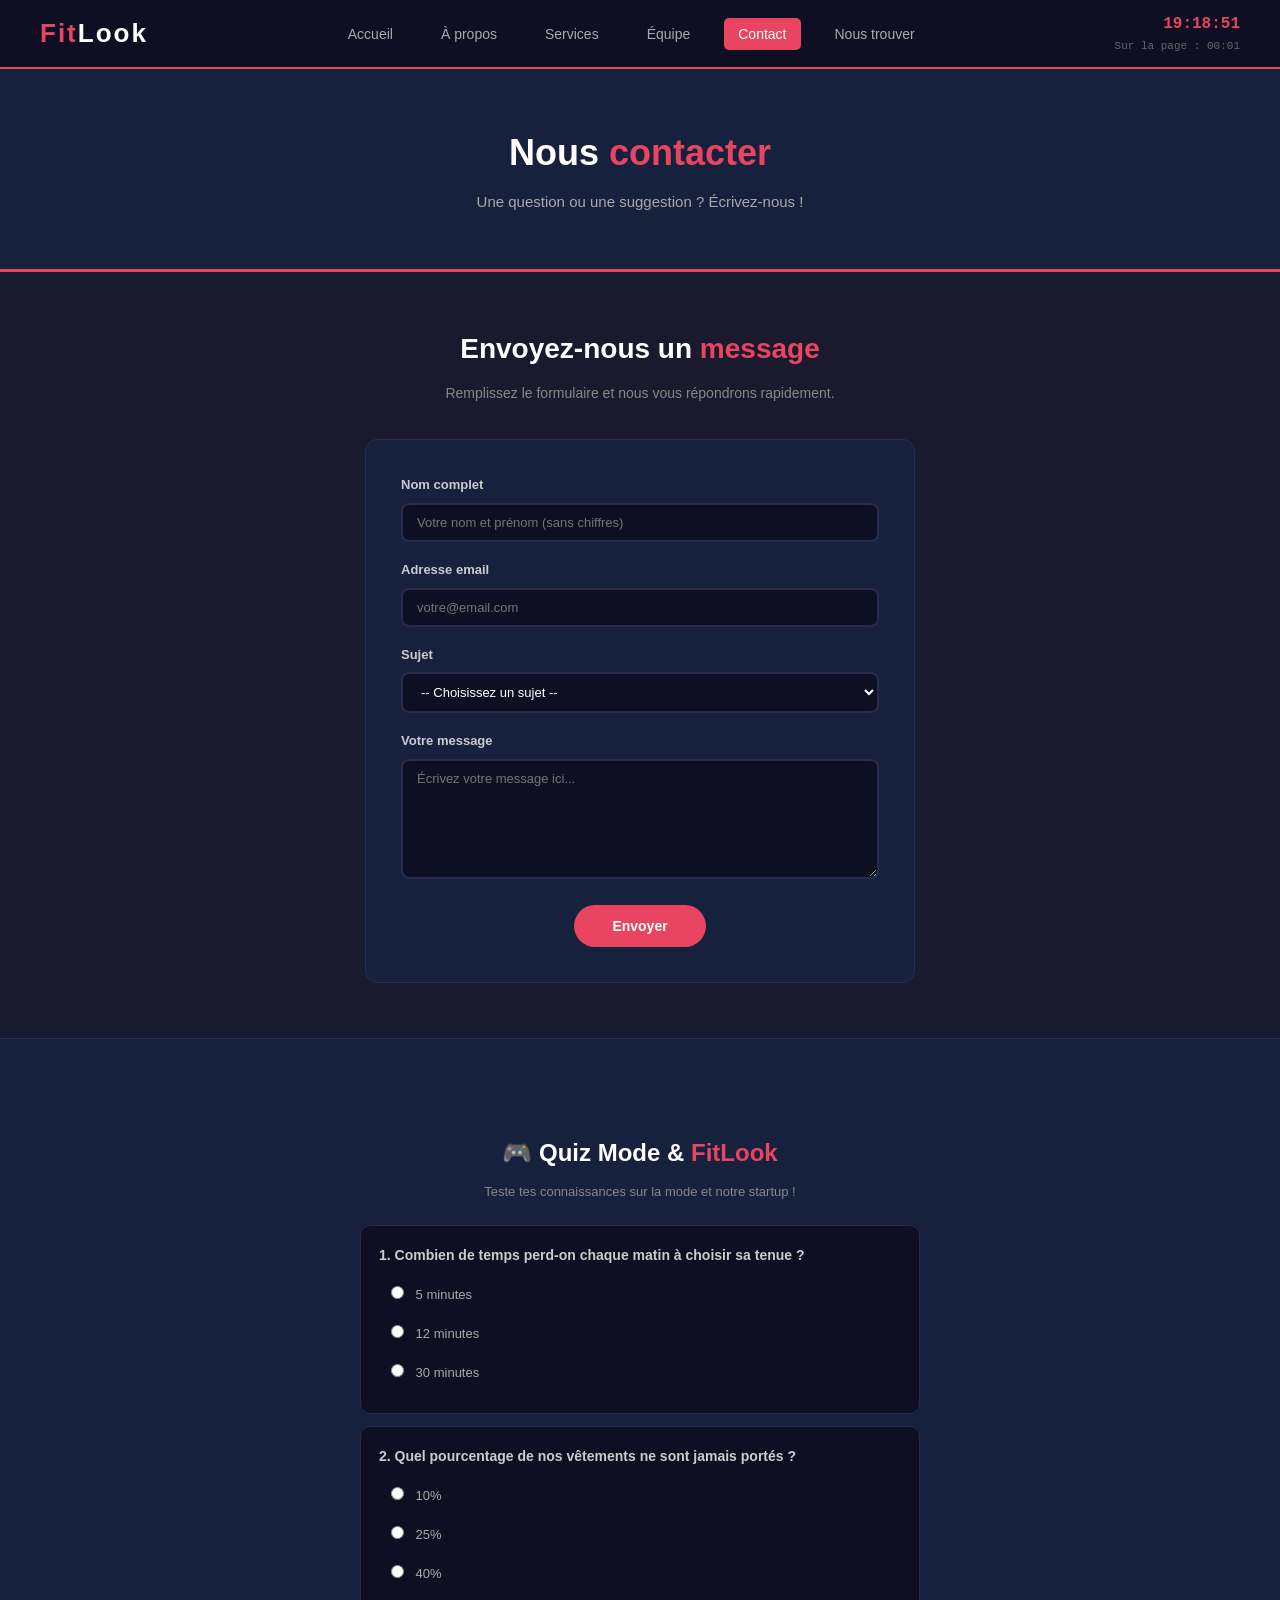
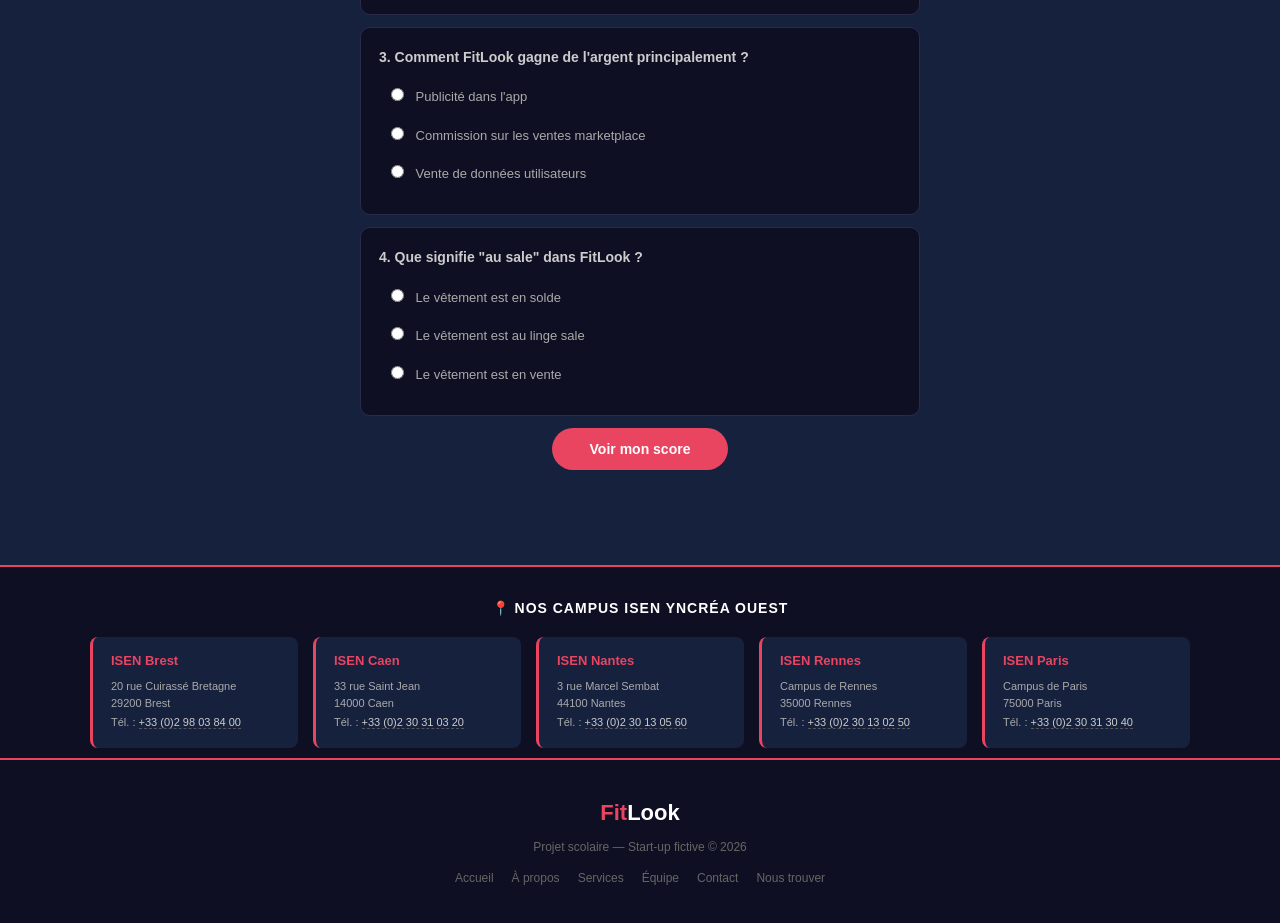
<file: contact.html>
<!DOCTYPE html>
<html lang="fr">
<head>
    <meta charset="UTF-8">
    <meta name="viewport" content="width=device-width, initial-scale=1.0">
    <title>FitLook - Contact</title>
    <link rel="stylesheet" href="style.css">
</head>
<body>
    <!-- LOADER (CSS spinner, affiché pendant 2s de navigation) -->
    <div id="loader-overlay">
        <div class="spinner"></div>
        <p>Chargement en cours...</p>
    </div>

    <header>
        <div class="logo">Fit<span>Look</span></div>
        <nav>
            <ul>
                <li><a href="index.html" target="_blank" rel="noopener">Accueil</a></li>
                <li><a href="apropos.html" target="_blank" rel="noopener">À propos</a></li>
                <li><a href="produits.html" target="_blank" rel="noopener">Services</a></li>
                <li><a href="equipe.html" target="_blank" rel="noopener">Équipe</a></li>
                <li><a href="contact.html" class="active" target="_blank" rel="noopener">Contact</a></li>
                <li><a href="nous-trouver.html" target="_blank" rel="noopener">Nous trouver</a></li>
            </ul>
        </nav>
        <div class="header-time">
            <span id="horloge">00:00:00</span>
            <span id="chrono">Sur la page : 00:00</span>
        </div>
    </header>

    <section class="page-header">
        <h1>Nous <span class="accent">contacter</span></h1>
        <p>Une question ou une suggestion ? Écrivez-nous !</p>
    </section>
    <section class="section">
        <h2 class="section-title">Envoyez-nous un <span class="accent">message</span></h2>
        <p class="section-subtitle">Remplissez le formulaire et nous vous répondrons rapidement.</p>
        <div class="form-container">
            <form id="form-contact" action="#" method="post">
                <div class="form-group">
                    <label for="nom_complet">Nom complet</label>
                    <input type="text" id="nom_complet" name="nom_complet" placeholder="Votre nom et prénom (sans chiffres)" required>
                </div>
                <div class="form-group">
                    <label for="email">Adresse email</label>
                    <input type="email" id="email" name="email" placeholder="votre@email.com" required>
                </div>
                <div class="form-group">
                    <label for="sujet">Sujet</label>
                    <select id="sujet" name="sujet" required>
                        <option value="">-- Choisissez un sujet --</option>
                        <option value="question">Question générale</option>
                        <option value="partenariat">Proposition de partenariat</option>
                        <option value="bug">Signaler un bug</option>
                        <option value="autre">Autre</option>
                    </select>
                </div>
                <div class="form-group">
                    <label for="message">Votre message</label>
                    <textarea id="message" name="message" placeholder="Écrivez votre message ici..." required></textarea>
                </div>
                <button type="submit" class="form-btn">Envoyer</button>
            </form>
        </div>
    </section>
    <section class="section-grey">
        <div class="game-section">
            <h2>🎮 Quiz Mode &amp; <span class="accent">FitLook</span></h2>
            <p>Teste tes connaissances sur la mode et notre startup !</p>
            <form id="quiz-form">
                <div class="quiz-question"><h3>1. Combien de temps perd-on chaque matin à choisir sa tenue ?</h3>
                    <label><input type="radio" name="q1" value="a"> 5 minutes</label>
                    <label><input type="radio" name="q1" value="b"> 12 minutes</label>
                    <label><input type="radio" name="q1" value="c"> 30 minutes</label>
                </div>
                <div class="quiz-question"><h3>2. Quel pourcentage de nos vêtements ne sont jamais portés ?</h3>
                    <label><input type="radio" name="q2" value="a"> 10%</label>
                    <label><input type="radio" name="q2" value="b"> 25%</label>
                    <label><input type="radio" name="q2" value="c"> 40%</label>
                </div>
                <div class="quiz-question"><h3>3. Comment FitLook gagne de l'argent principalement ?</h3>
                    <label><input type="radio" name="q3" value="a"> Publicité dans l'app</label>
                    <label><input type="radio" name="q3" value="b"> Commission sur les ventes marketplace</label>
                    <label><input type="radio" name="q3" value="c"> Vente de données utilisateurs</label>
                </div>
                <div class="quiz-question"><h3>4. Que signifie "au sale" dans FitLook ?</h3>
                    <label><input type="radio" name="q4" value="a"> Le vêtement est en solde</label>
                    <label><input type="radio" name="q4" value="b"> Le vêtement est au linge sale</label>
                    <label><input type="radio" name="q4" value="c"> Le vêtement est en vente</label>
                </div>
                <button type="button" class="form-btn" onclick="verifierQuiz()">Voir mon score</button>
            </form>
            <div id="quiz-result"></div>
        </div>
    </section>
    <section class="campus-section">
        <h3>📍 NOS CAMPUS ISEN YNCRÉA OUEST</h3>
        <div class="campus-container">
            <div class="campus-card">
                <h4>ISEN Brest</h4>
                <p>20 rue Cuirassé Bretagne<br>29200 Brest</p>
                <p>Tél. : <span class="tel-link">+33 (0)2 98 03 84 00</span></p>
            </div>
            <div class="campus-card">
                <h4>ISEN Caen</h4>
                <p>33 rue Saint Jean<br>14000 Caen</p>
                <p>Tél. : <span class="tel-link">+33 (0)2 30 31 03 20</span></p>
            </div>
            <div class="campus-card">
                <h4>ISEN Nantes</h4>
                <p>3 rue Marcel Sembat<br>44100 Nantes</p>
                <p>Tél. : <span class="tel-link">+33 (0)2 30 13 05 60</span></p>
            </div>
            <div class="campus-card">
                <h4>ISEN Rennes</h4>
                <p>Campus de Rennes<br>35000 Rennes</p>
                <p>Tél. : <span class="tel-link">+33 (0)2 30 13 02 50</span></p>
            </div>
            <div class="campus-card">
                <h4>ISEN Paris</h4>
                <p>Campus de Paris<br>75000 Paris</p>
                <p>Tél. : <span class="tel-link">+33 (0)2 30 31 30 40</span></p>
            </div>
        </div>
    </section>
    <footer>
        <div class="footer-brand">Fit<span>Look</span></div>
        <p>Projet scolaire — Start-up fictive &copy; 2026</p>
        <div class="footer-links">
            <a href="index.html" target="_blank" rel="noopener" target="_blank" rel="noopener">Accueil</a>
            <a href="apropos.html" target="_blank" rel="noopener" target="_blank" rel="noopener">À propos</a>
            <a href="produits.html" target="_blank" rel="noopener" target="_blank" rel="noopener">Services</a>
            <a href="equipe.html" target="_blank" rel="noopener" target="_blank" rel="noopener">Équipe</a>
            <a href="contact.html" target="_blank" rel="noopener" target="_blank" rel="noopener">Contact</a>
            <a href="nous-trouver.html" target="_blank" rel="noopener" target="_blank" rel="noopener">Nous trouver</a>
        </div>
    </footer>
    <script src="menu.js"></script>
    <script src="contact.js"></script>
</body>
</html>
</file>
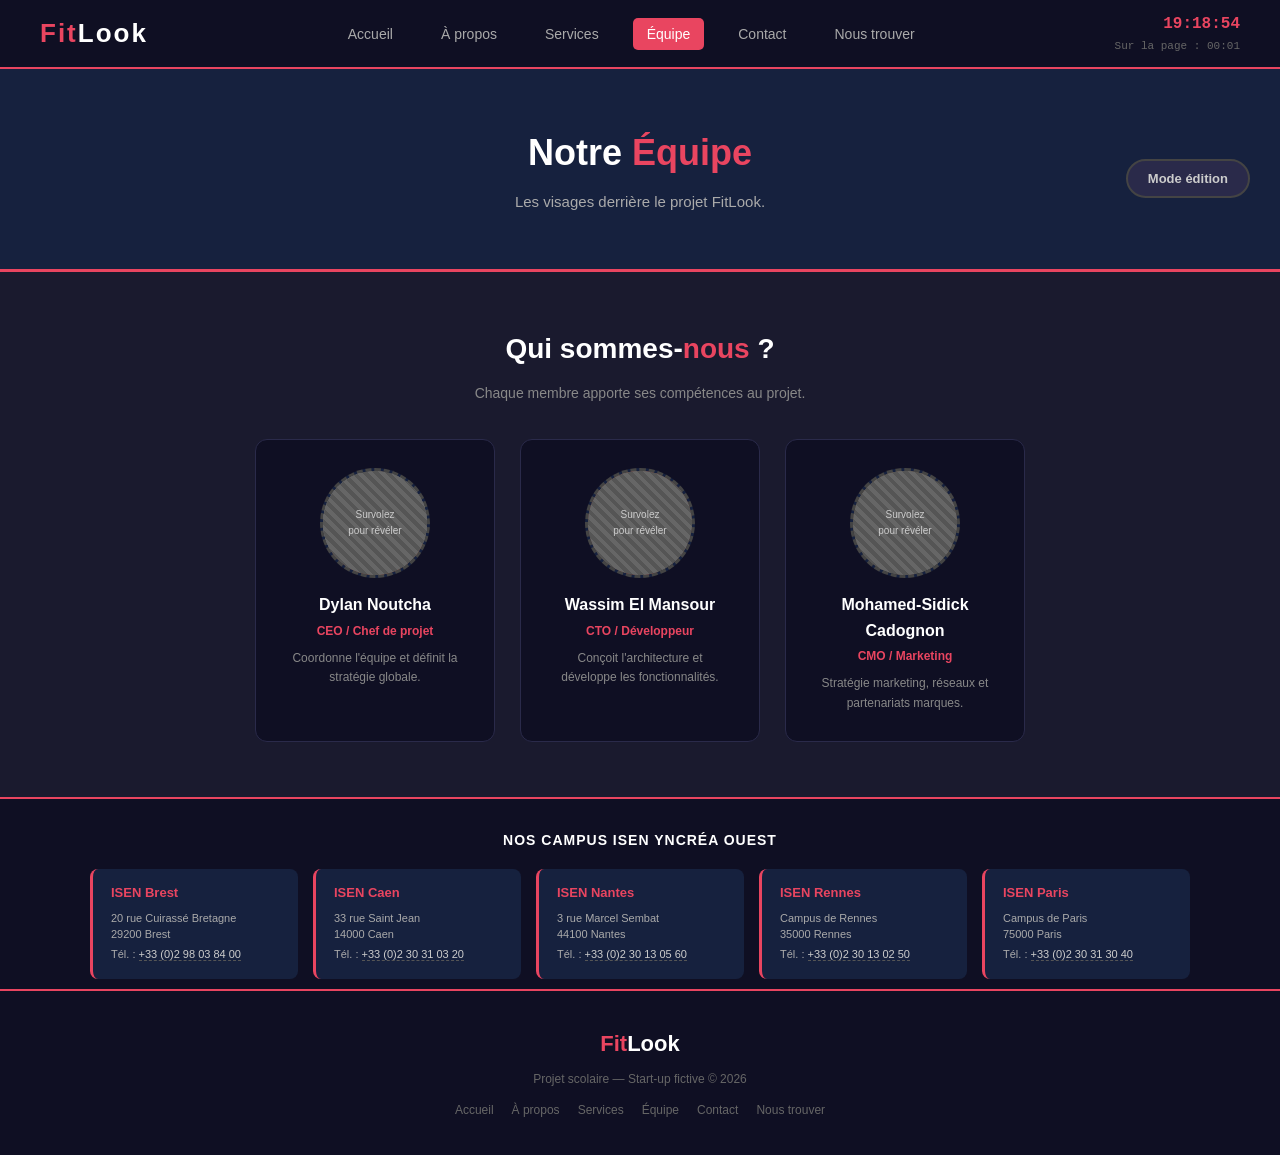
<file: equipe.html>
<!DOCTYPE html>
<html lang="fr">
<head>
    <meta charset="UTF-8">
    <meta name="viewport" content="width=device-width, initial-scale=1.0">
    <title>FitLook - Équipe</title>
    <link rel="stylesheet" href="style.css">
</head>
<body>
    <!-- LOADER -->
    <div id="loader-overlay">
        <div class="spinner"></div>
        <p>Chargement en cours...</p>
    </div>

    <header>
        <div class="logo">Fit<span>Look</span></div>
        <nav>
            <ul>
                <li><a href="index.html" target="_blank" rel="noopener">Accueil</a></li>
                <li><a href="apropos.html" target="_blank" rel="noopener">À propos</a></li>
                <li><a href="produits.html" target="_blank" rel="noopener">Services</a></li>
                <li><a href="equipe.html" class="active" target="_blank" rel="noopener">Équipe</a></li>
                <li><a href="contact.html" target="_blank" rel="noopener">Contact</a></li>
                <li><a href="nous-trouver.html" target="_blank" rel="noopener">Nous trouver</a></li>
            </ul>
        </nav>
        <div class="header-time">
            <span id="horloge">00:00:00</span>
            <span id="chrono">Sur la page : 00:00</span>
        </div>
    </header>

    <div class="equipe-page">
        <button id="btn-mode-edition" class="btn-mode-edition"> Mode édition</button>

        <section class="page-header">
            <h1>Notre <span class="accent">Équipe</span></h1>
            <p>Les visages derrière le projet FitLook.</p>
        </section>

        <section class="section">
            <h2 class="section-title">Qui sommes-<span class="accent">nous</span> ?</h2>
            <p class="section-subtitle">Chaque membre apporte ses compétences au projet.</p>

            <button id="btn-ajouter-membre" class="btn-ajouter-membre">+ Ajouter un membre</button>

            <div id="equipe-container" class="cards-container">
                <div class="team-card">
                    <button class="btn-supprimer" title="Supprimer"></button>
                    <div class="team-photo">
                       <div class="photo-reelle"><img src="/banks/images/ChatGPT_Image_27_avr._2026_15_03_58.png" alt="Dylan Noutcha"></div>
                        <div class="grattage">Survolez<br>pour révéler</div>
                    </div>
                    <h3>Dylan Noutcha </h3>
                    <input type="text" class="nom-edit" value="Prénom Nom">
                    <div class="role">CEO / Chef de projet</div>
                    <p>Coordonne l'équipe et définit la stratégie globale.</p>
                </div>

                <div class="team-card">
                    <button class="btn-supprimer" title="Supprimer">🗑️</button>
                    <div class="team-photo">
                       <div class="photo-reelle"><img src="/banks/images/ChatGPT_Image_27_avr._2026_15_03_43.png" alt="Wassim"></div>
                        <div class="grattage">Survolez<br>pour révéler</div>
                    </div>
                    <h3>Wassim El Mansour</h3>
                    <input type="text" class="nom-edit" value="Prénom Nom">
                    <div class="role">CTO / Développeur</div>
                    <p>Conçoit l'architecture et développe les fonctionnalités.</p>
                </div>

                <div class="team-card">
                    <button class="btn-supprimer" title="Supprimer">🗑️</button>
                    <div class="team-photo">
                        <div class="photo-reelle"><img src="/banks/images/CsrYr.jpg" alt="Wassim"></div>
                        <div class="grattage">Survolez<br>pour révéler</div>
                    </div>
                    <h3>Mohamed-Sidick Cadognon </h3>
                    <input type="text" class="nom-edit" value="Prénom Nom">
                    <div class="role">CMO / Marketing</div>
                    <p>Stratégie marketing, réseaux et partenariats marques.</p>
                </div>

               
            </div>
        </section>
    </div>

    <section class="campus-section">
        <h3> NOS CAMPUS ISEN YNCRÉA OUEST</h3>
        <div class="campus-container">
            <div class="campus-card">
                <h4>ISEN Brest</h4>
                <p>20 rue Cuirassé Bretagne<br>29200 Brest</p>
                <p>Tél. : <span class="tel-link">+33 (0)2 98 03 84 00</span></p>
            </div>
            <div class="campus-card">
                <h4>ISEN Caen</h4>
                <p>33 rue Saint Jean<br>14000 Caen</p>
                <p>Tél. : <span class="tel-link">+33 (0)2 30 31 03 20</span></p>
            </div>
            <div class="campus-card">
                <h4>ISEN Nantes</h4>
                <p>3 rue Marcel Sembat<br>44100 Nantes</p>
                <p>Tél. : <span class="tel-link">+33 (0)2 30 13 05 60</span></p>
            </div>
            <div class="campus-card">
                <h4>ISEN Rennes</h4>
                <p>Campus de Rennes<br>35000 Rennes</p>
                <p>Tél. : <span class="tel-link">+33 (0)2 30 13 02 50</span></p>
            </div>
            <div class="campus-card">
                <h4>ISEN Paris</h4>
                <p>Campus de Paris<br>75000 Paris</p>
                <p>Tél. : <span class="tel-link">+33 (0)2 30 31 30 40</span></p>
            </div>
        </div>
    </section>
    <footer>
        <div class="footer-brand">Fit<span>Look</span></div>
        <p>Projet scolaire — Start-up fictive &copy; 2026</p>
        <div class="footer-links">
            <a href="index.html" target="_blank" rel="noopener" target="_blank" rel="noopener">Accueil</a>
            <a href="apropos.html" target="_blank" rel="noopener" target="_blank" rel="noopener">À propos</a>
            <a href="produits.html" target="_blank" rel="noopener" target="_blank" rel="noopener">Services</a>
            <a href="equipe.html" target="_blank" rel="noopener" target="_blank" rel="noopener">Équipe</a>
            <a href="contact.html" target="_blank" rel="noopener" target="_blank" rel="noopener">Contact</a>
            <a href="nous-trouver.html" target="_blank" rel="noopener" target="_blank" rel="noopener">Nous trouver</a>
        </div>
    </footer>
    <script src="menu.js"></script>
    <script src="equipe.js"></script>
</body>
</html>
</file>
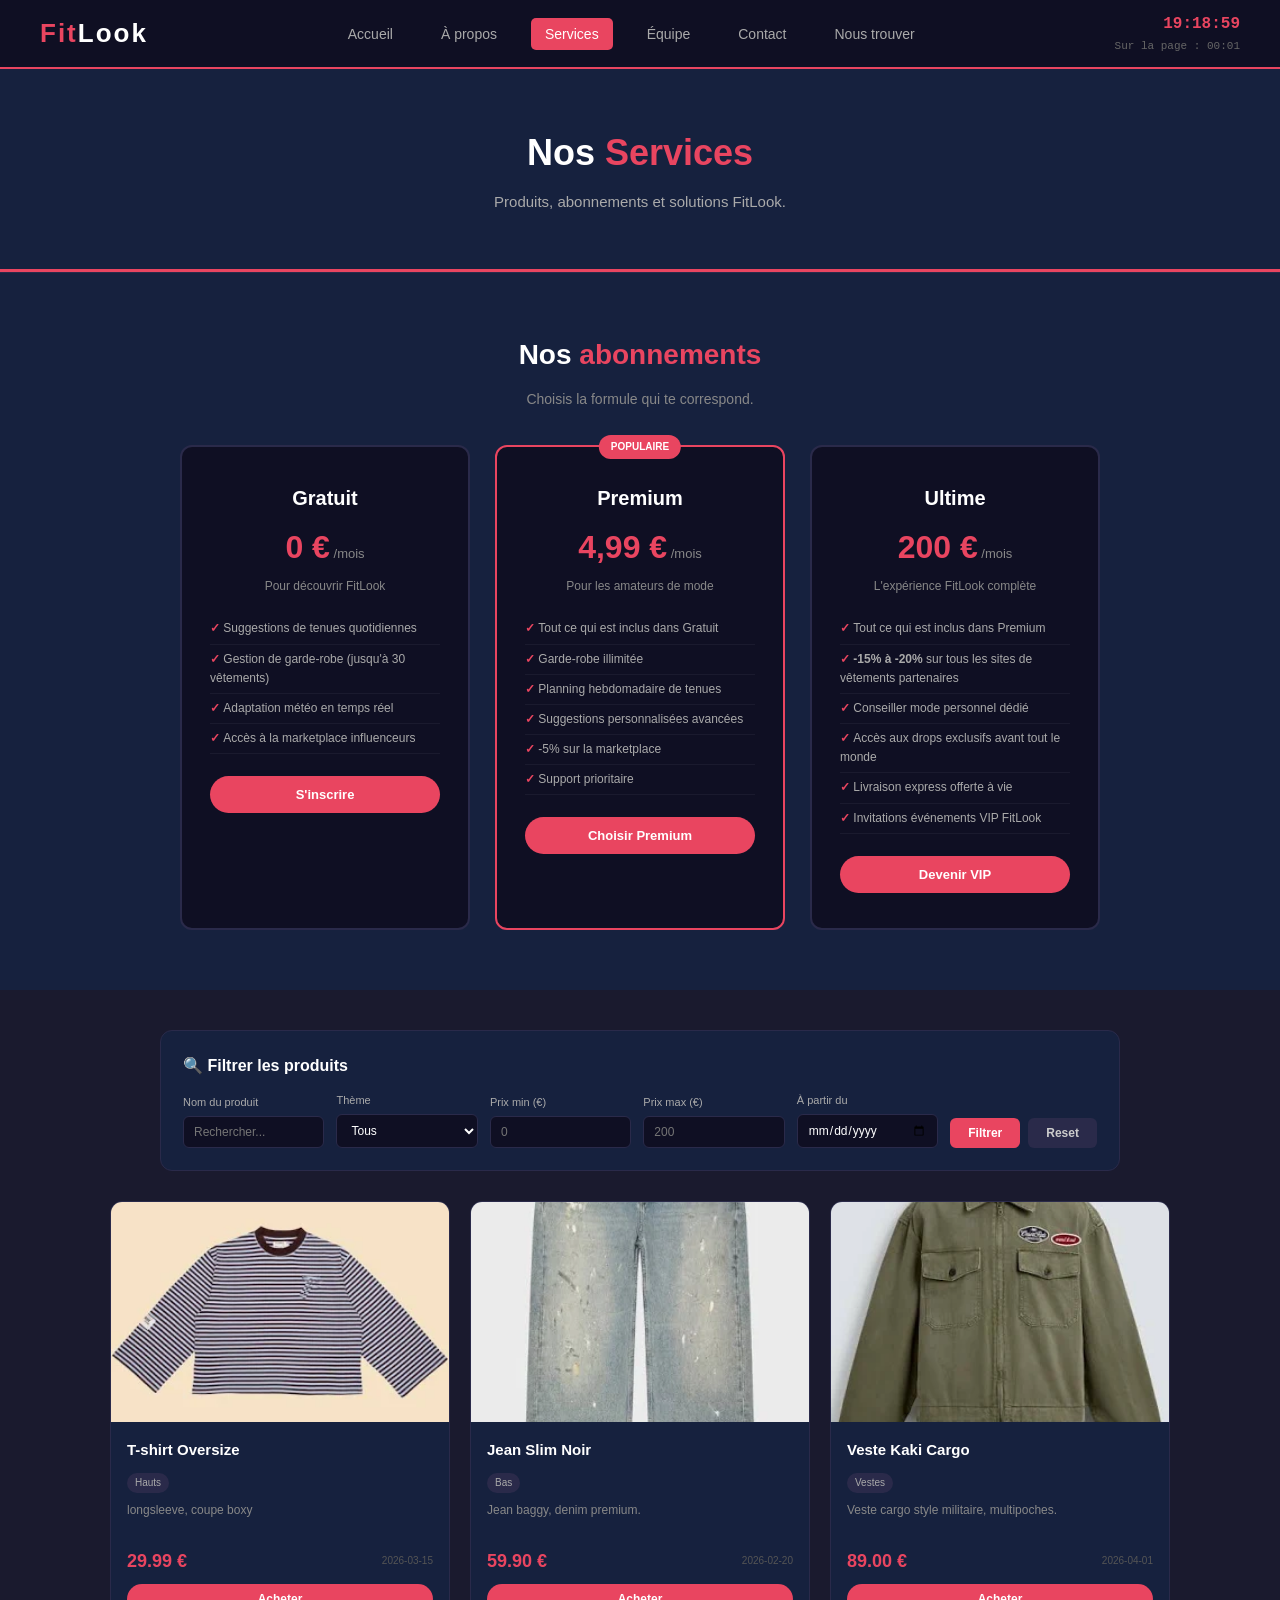
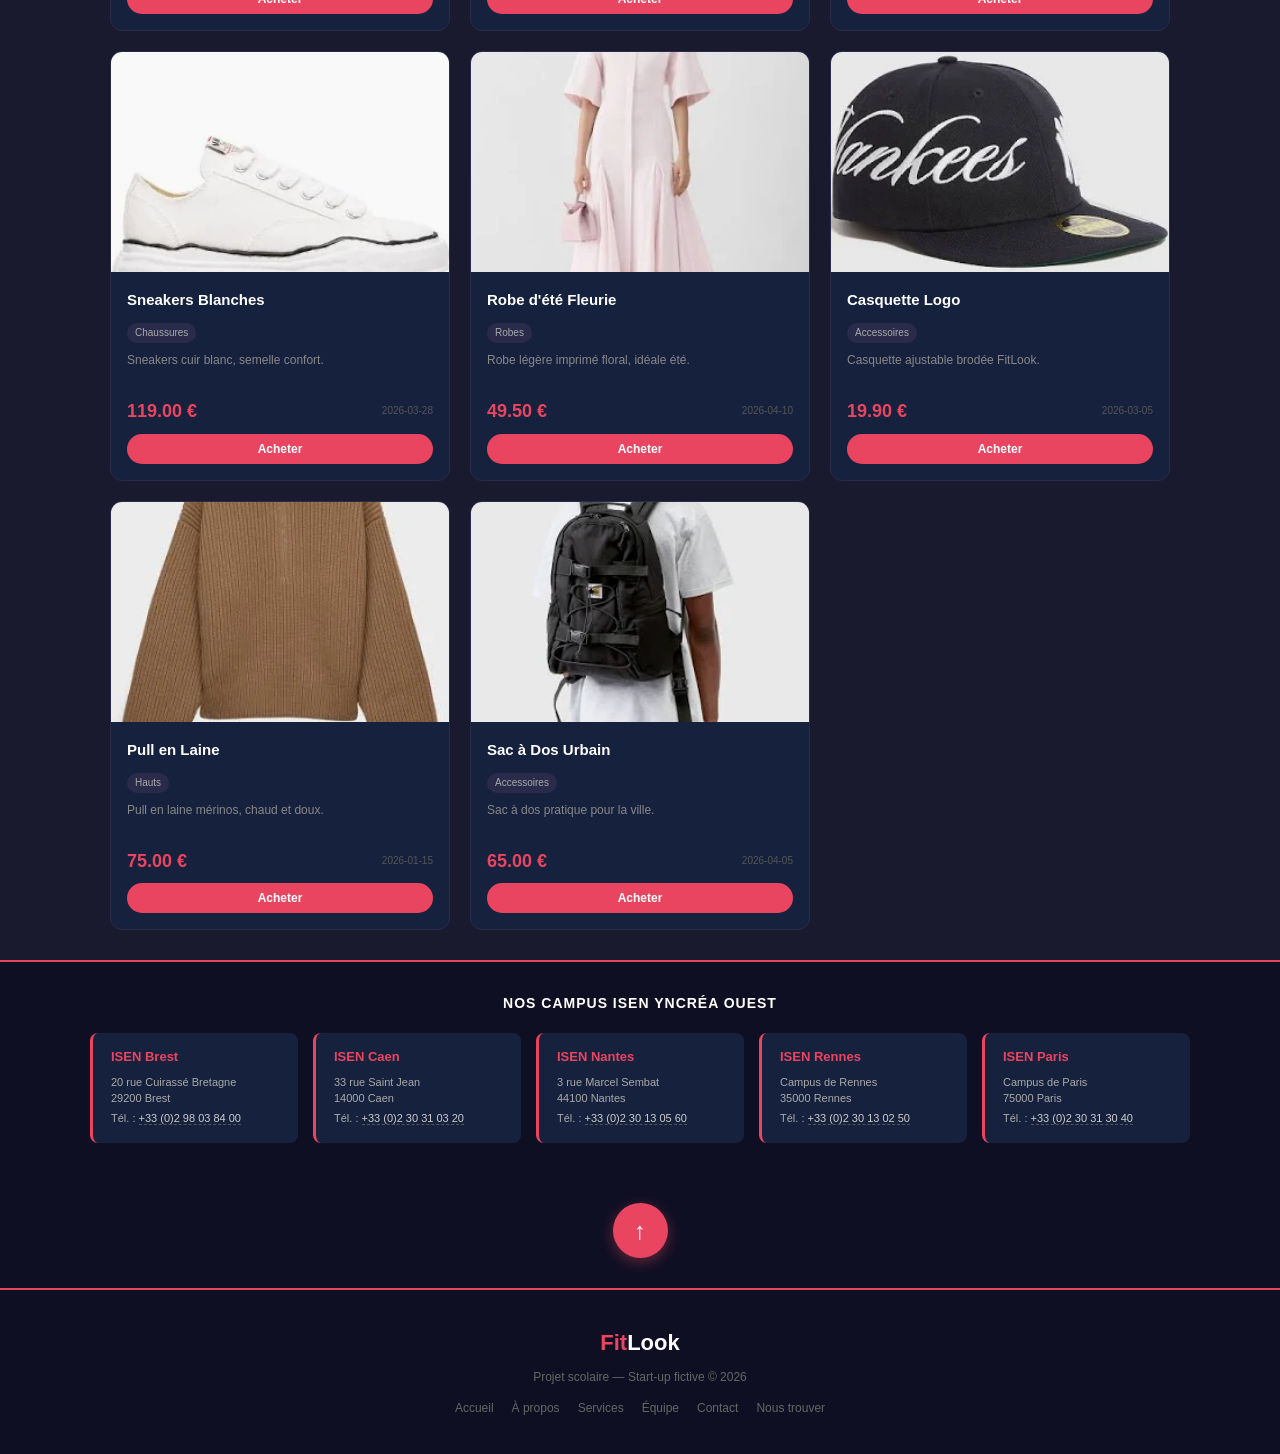
<file: produits.html>
<!DOCTYPE html>
<html lang="fr">
<head>
    <meta charset="UTF-8">
    <meta name="viewport" content="width=device-width, initial-scale=1.0">
    <title>FitLook - Services</title>
    <link rel="stylesheet" href="style.css">
</head>
<body>
    <!-- LOADER -->
    <div id="loader-overlay">
        <div class="spinner"></div>
        <p>Chargement en cours...</p>
    </div>

    <header>
        <div class="logo">Fit<span>Look</span></div>
        <nav>
            <ul>
                <li><a href="index.html" target="_blank" rel="noopener">Accueil</a></li>
                <li><a href="apropos.html" target="_blank" rel="noopener">À propos</a></li>
                <li><a href="produits.html" class="active" target="_blank" rel="noopener">Services</a></li>
                <li><a href="equipe.html" target="_blank" rel="noopener">Équipe</a></li>
                <li><a href="contact.html" target="_blank" rel="noopener">Contact</a></li>
                <li><a href="nous-trouver.html" target="_blank" rel="noopener">Nous trouver</a></li>
            </ul>
        </nav>
        <div class="header-time">
            <span id="horloge">00:00:00</span>
            <span id="chrono">Sur la page : 00:00</span>
        </div>
    </header>

    <section class="page-header">
        <h1>Nos <span class="accent">Services</span></h1>
        <p>Produits, abonnements et solutions FitLook.</p>
    </section>

    <!-- ABONNEMENTS -->
    <section class="abos-section">
        <h2 class="section-title">Nos <span class="accent">abonnements</span></h2>
        <p class="section-subtitle">Choisis la formule qui te correspond.</p>

        <div class="abos-container">
            <div class="abo-card">
                <h3>Gratuit</h3>
                <div class="abo-prix">0 €<small> /mois</small></div>
                <p class="abo-desc">Pour découvrir FitLook</p>
                <ul>
                    <li>Suggestions de tenues quotidiennes</li>
                    <li>Gestion de garde-robe (jusqu'à 30 vêtements)</li>
                    <li>Adaptation météo en temps réel</li>
                    <li>Accès à la marketplace influenceurs</li>
                </ul>
                <button class="abo-btn" data-offre="Gratuit">S'inscrire</button>
            </div>

            <div class="abo-card featured">
                <h3>Premium</h3>
                <div class="abo-prix">4,99 €<small> /mois</small></div>
                <p class="abo-desc">Pour les amateurs de mode</p>
                <ul>
                    <li>Tout ce qui est inclus dans Gratuit</li>
                    <li>Garde-robe illimitée</li>
                    <li>Planning hebdomadaire de tenues</li>
                    <li>Suggestions personnalisées avancées</li>
                    <li>-5% sur la marketplace</li>
                    <li>Support prioritaire</li>
                </ul>
                <button class="abo-btn" data-offre="Premium">Choisir Premium</button>
            </div>

            <div class="abo-card">
                <h3>Ultime</h3>
                <div class="abo-prix">200 €<small> /mois</small></div>
                <p class="abo-desc">L'expérience FitLook complète</p>
                <ul>
                    <li>Tout ce qui est inclus dans Premium</li>
                    <li><strong>-15% à -20%</strong> sur tous les sites de vêtements partenaires</li>
                    <li>Conseiller mode personnel dédié</li>
                    <li>Accès aux drops exclusifs avant tout le monde</li>
                    <li>Livraison express offerte à vie</li>
                    <li>Invitations événements VIP FitLook</li>
                </ul>
                <button class="abo-btn" data-offre="Ultime">Devenir VIP</button>
            </div>
        </div>
    </section>

    <!-- FILTRES -->
    <section class="filtres-section">
        <div class="filtres-container">
            <h3>🔍 Filtrer les produits</h3>
            <form id="filtres-form" class="filtres-form">
                <div class="filtre-group">
                    <label for="f-nom">Nom du produit</label>
                    <input type="text" id="f-nom" placeholder="Rechercher...">
                </div>
                <div class="filtre-group">
                    <label for="f-theme">Thème</label>
                    <select id="f-theme">
                        <option value="">Tous</option>
                        <option value="Hauts">Hauts</option>
                        <option value="Bas">Bas</option>
                        <option value="Vestes">Vestes</option>
                        <option value="Robes">Robes</option>
                        <option value="Chaussures">Chaussures</option>
                        <option value="Accessoires">Accessoires</option>
                    </select>
                </div>
                <div class="filtre-group">
                    <label for="f-prix-min">Prix min (€)</label>
                    <input type="number" id="f-prix-min" placeholder="0" min="0" step="1">
                </div>
                <div class="filtre-group">
                    <label for="f-prix-max">Prix max (€)</label>
                    <input type="number" id="f-prix-max" placeholder="200" min="0" step="1">
                </div>
                <div class="filtre-group">
                    <label for="f-date">À partir du</label>
                    <input type="date" id="f-date">
                </div>
                <div class="filtres-btns">
                    <button type="submit" class="filtre-btn apply">Filtrer</button>
                    <button type="button" id="btn-reset-filtres" class="filtre-btn reset">Reset</button>
                </div>
            </form>
        </div>
    </section>

    <!-- PRODUCTS -->
    <section>
        <div id="produits-grid" class="produits-grid">
            <!-- Rempli dynamiquement par services.js -->
        </div>
    </section>

    <!-- BANDEAU ACHAT CANVAS -->
    <div id="achat-bandeau">
        <canvas id="canvas-achat" width="380" height="70"></canvas>
    </div>

    <section class="campus-section">
        <h3> NOS CAMPUS ISEN YNCRÉA OUEST</h3>
        <div class="campus-container">
            <div class="campus-card">
                <h4>ISEN Brest</h4>
                <p>20 rue Cuirassé Bretagne<br>29200 Brest</p>
                <p>Tél. : <span class="tel-link">+33 (0)2 98 03 84 00</span></p>
            </div>
            <div class="campus-card">
                <h4>ISEN Caen</h4>
                <p>33 rue Saint Jean<br>14000 Caen</p>
                <p>Tél. : <span class="tel-link">+33 (0)2 30 31 03 20</span></p>
            </div>
            <div class="campus-card">
                <h4>ISEN Nantes</h4>
                <p>3 rue Marcel Sembat<br>44100 Nantes</p>
                <p>Tél. : <span class="tel-link">+33 (0)2 30 13 05 60</span></p>
            </div>
            <div class="campus-card">
                <h4>ISEN Rennes</h4>
                <p>Campus de Rennes<br>35000 Rennes</p>
                <p>Tél. : <span class="tel-link">+33 (0)2 30 13 02 50</span></p>
            </div>
            <div class="campus-card">
                <h4>ISEN Paris</h4>
                <p>Campus de Paris<br>75000 Paris</p>
                <p>Tél. : <span class="tel-link">+33 (0)2 30 31 30 40</span></p>
            </div>
        </div>
    </section>

    <!-- BOUTON COMEBACK -->
    <div style="text-align:center; padding: 20px 0 30px; background-color: #0f0f23;">
        <button id="btn-retour-haut" class="btn-retour-haut" title="Remonter en haut">↑</button>
    </div>

    <footer>
        <div class="footer-brand">Fit<span>Look</span></div>
        <p>Projet scolaire — Start-up fictive &copy; 2026</p>
        <div class="footer-links">
            <a href="index.html" target="_blank" rel="noopener" target="_blank" rel="noopener">Accueil</a>
            <a href="apropos.html" target="_blank" rel="noopener" target="_blank" rel="noopener">À propos</a>
            <a href="produits.html" target="_blank" rel="noopener" target="_blank" rel="noopener">Services</a>
            <a href="equipe.html" target="_blank" rel="noopener" target="_blank" rel="noopener">Équipe</a>
            <a href="contact.html" target="_blank" rel="noopener" target="_blank" rel="noopener">Contact</a>
            <a href="nous-trouver.html" target="_blank" rel="noopener" target="_blank" rel="noopener">Nous trouver</a>
        </div>
    </footer>
    <script src="menu.js"></script>
    <script src="services_1.js"></script>
</body>
</html>
</file>
<file: style.css>
* { margin: 0; padding: 0; box-sizing: border-box; }

body {
    font-family: 'Segoe UI', Tahoma, Geneva, Verdana, sans-serif;
    background-color: #1a1a2e;
    color: #ccc;
    line-height: 1.6;
}

a { text-decoration: none; color: inherit; }
img { max-width: 100%; }


header {
    background-color: #0f0f23;
    padding: 12px 40px;
    display: flex;
    justify-content: space-between;
    align-items: center;
    position: sticky;
    top: 0;
    z-index: 100;
    border-bottom: 2px solid #e94560;
    flex-wrap: wrap;
    gap: 10px;
}

.logo {
    font-size: 26px;
    font-weight: bold;
    color: #e94560;
    letter-spacing: 2px;
    cursor: pointer;
}
.logo span { color: white; }

nav ul { list-style: none; display: flex; gap: 20px; }
nav ul li a {
    color: #aaa;
    font-size: 14px;
    padding: 8px 14px;
    border-radius: 5px;
    transition: background-color 0.3s, color 0.3s;
    cursor: pointer;
}
nav ul li a:hover { background-color: #e94560; color: white; }
nav ul li a.active { background-color: #e94560; color: white; }

/* horloge + chrono dans le header */
.header-time {
    display: flex;
    flex-direction: column;
    align-items: flex-end;
    font-size: 12px;
    color: #aaa;
    min-width: 120px;
}
.header-time #horloge {
    font-size: 16px;
    font-weight: bold;
    color: #e94560;
    font-family: monospace;
}
.header-time #chrono {
    font-size: 11px;
    color: #666;
    font-family: monospace;
}

/*loader*/
#loader-overlay {
    display: none;
    position: fixed;
    top: 0; left: 0;
    width: 100%; height: 100%;
    background-color: rgba(15, 15, 35, 0.92);
    z-index: 9999;
    justify-content: center;
    align-items: center;
    flex-direction: column;
    gap: 16px;
}
#loader-overlay.visible { display: flex; }

/* spinner*/
.spinner {
    width: 50px;
    height: 50px;
    border: 4px solid #2a2a4a;
    border-top: 4px solid #e94560;
    border-radius: 50%;
    animation: spin 0.9s linear infinite;
}
@keyframes spin {
    0%   { transform: rotate(0deg); }
    100% { transform: rotate(360deg); }
}

#loader-overlay p {
    color: #aaa;
    font-size: 14px;
    letter-spacing: 1px;
}

/*FOOTER */
footer {
    background-color: #0f0f23;
    color: #666;
    text-align: center;
    padding: 35px 20px;
    border-top: 2px solid #e94560;
}
.footer-brand { font-size: 22px; font-weight: bold; color: #e94560; margin-bottom: 8px; }
.footer-brand span { color: white; }
footer p { font-size: 12px; margin-top: 6px; }
.footer-links { list-style: none; margin-top: 12px; display: flex; justify-content: center; gap: 18px; flex-wrap: wrap; }
.footer-links a { color: #666; font-size: 12px; transition: color 0.3s; cursor: pointer; }
.footer-links a:hover { color: #e94560; }

/*HERO */
.hero { background-color: #16213e; color: white; text-align: center; padding: 90px 20px; border-bottom: 3px solid #e94560; }
.hero h1 { font-size: 46px; margin-bottom: 18px; }
.hero h1 span { color: #e94560; }
.hero p { font-size: 17px; color: #aaa; max-width: 620px; margin: 0 auto; }
.accent { color: #e94560; }

/* PRESENTATION */
.presentation { max-width: 850px; margin: 0 auto; padding: 55px 20px; text-align: center; }
.presentation h2 { font-size: 28px; margin-bottom: 14px; color: white; }
.presentation p { font-size: 15px; color: #aaa; line-height: 1.8; }

/*VIDEO */
.video-section { background-color: #16213e; padding: 50px 20px; text-align: center; border-top: 1px solid #2a2a4a; border-bottom: 1px solid #2a2a4a; }
.video-section h2 { font-size: 26px; margin-bottom: 8px; color: white; }
.video-section > p { font-size: 14px; color: #888; margin-bottom: 22px; }
.video-container { max-width: 750px; margin: 0 auto; background-color: #0f0f23; border-radius: 12px; overflow: hidden; aspect-ratio: 16 / 9; display: flex; align-items: center; justify-content: center; border: 2px dashed #444;  position: relative;}
.video-container iframe { width: 100%; height: 100%; border: none; }
.video-placeholder { color: #555; font-size: 15px; text-align: center; }
.video-placeholder .play-icon { font-size: 60px; display: block; margin-bottom: 12px; color: #e94560; }

/* NEWS */
.news-section { max-width: 850px; margin: 0 auto; padding: 55px 20px; }
.news-section h2 { text-align: center; font-size: 26px; margin-bottom: 28px; color: white; }
.news-list { list-style: none; }
.news-item { display: flex; gap: 18px; padding: 16px; margin-bottom: 12px; background-color: #16213e; border-radius: 10px; border-left: 4px solid #e94560; align-items: flex-start; transition: transform 0.2s; }
.news-item:hover { transform: translateX(5px); }
.news-date { background-color: #e94560; color: white; padding: 6px 12px; border-radius: 6px; font-size: 11px; font-weight: bold; white-space: nowrap; min-width: 90px; text-align: center; }
.news-content h3 { font-size: 14px; color: white; margin-bottom: 4px; }
.news-content p { font-size: 12px; color: #888; }

/*PAGE HEADER*/
.page-header { background-color: #16213e; color: white; text-align: center; padding: 55px 20px; border-bottom: 3px solid #e94560; }
.page-header h1 { font-size: 36px; margin-bottom: 8px; }
.page-header p { color: #aaa; font-size: 15px; }

/*CONTENT BLOCK  */
.content-block { max-width: 850px; margin: 0 auto; padding: 50px 20px; }
.content-block h2 { font-size: 24px; margin-bottom: 14px; color: white; }
.content-block p { font-size: 14px; color: #aaa; margin-bottom: 16px; line-height: 1.8; }
.content-block ul { list-style: disc; margin-left: 25px; margin-bottom: 18px; }
.content-block ul li { font-size: 14px; color: #aaa; margin-bottom: 8px; line-height: 1.7; }

/*SECTIONS*/
.section { padding: 55px 40px; max-width: 1100px; margin: 0 auto; }
.section-dark { background-color: #16213e; padding: 55px 40px; border-top: 1px solid #2a2a4a; border-bottom: 1px solid #2a2a4a; }
.section-grey { background-color: #16213e; padding: 55px 40px; border-top: 1px solid #2a2a4a; }
.section-title { text-align: center; font-size: 28px; margin-bottom: 10px; color: white; }
.section-subtitle { text-align: center; font-size: 14px; color: #888; margin-bottom: 35px; }

/*CARDS */
.cards-container { display: flex; justify-content: center; gap: 25px; flex-wrap: wrap; max-width: 1100px; margin: 0 auto; }
.card { background-color: #0f0f23; border-radius: 12px; padding: 30px 22px; width: 300px; text-align: center; border: 1px solid #2a2a4a; transition: transform 0.3s, border-color 0.3s; }
.card:hover { transform: translateY(-6px); border-color: #e94560; }
.card-icon { font-size: 40px; margin-bottom: 14px; }
.card h3 { font-size: 17px; margin-bottom: 10px; color: #e94560; }
.card p { font-size: 13px; color: #888; line-height: 1.6; }

/* SERVICES*/
.services-list { max-width: 850px; margin: 0 auto; }
.service-item { display: flex; gap: 20px; padding: 22px; margin-bottom: 14px; background-color: #16213e; border-radius: 10px; border-left: 4px solid #e94560; align-items: flex-start; transition: transform 0.2s; }
.service-item:hover { transform: translateY(-3px); }
.service-icon { font-size: 28px; width: 55px; height: 55px; background-color: #0f0f23; border-radius: 10px; display: flex; align-items: center; justify-content: center; flex-shrink: 0; border: 1px solid #e94560; }
.service-info h3 { font-size: 16px; margin-bottom: 5px; color: white; }
.service-info p { font-size: 13px; color: #888; line-height: 1.6; }
.service-tag { display: inline-block; background-color: #e94560; color: white; font-size: 10px; padding: 3px 10px; border-radius: 20px; margin-top: 7px; }

/* EQUIPE */
.team-card { background-color: #0f0f23; border-radius: 12px; padding: 28px; width: 240px; text-align: center; border: 1px solid #2a2a4a; transition: transform 0.3s, border-color 0.3s; }
.team-card:hover { transform: translateY(-5px); border-color: #e94560; }
.team-photo { width: 110px; height: 110px; border-radius: 50%; background-color: #16213e; border: 3px dashed #444; margin: 0 auto 14px auto; display: flex; align-items: center; justify-content: center; color: #555; font-size: 11px; overflow: hidden; }
.team-photo img { width: 100%; height: 100%; object-fit: cover; }
.team-card h3 { font-size: 16px; margin-bottom: 4px; color: white; }
.team-card .role { font-size: 12px; color: #e94560; font-weight: bold; margin-bottom: 8px; }
.team-card p { font-size: 12px; color: #888; }

/* FORM  */
.form-container { max-width: 550px; margin: 0 auto; background-color: #16213e; padding: 35px; border-radius: 12px; border: 1px solid #2a2a4a; }
.form-group { margin-bottom: 18px; }
.form-group label { display: block; margin-bottom: 7px; font-weight: bold; font-size: 13px; color: #ccc; }
.form-group input, .form-group textarea, .form-group select { width: 100%; padding: 10px 14px; border: 2px solid #2a2a4a; border-radius: 8px; font-size: 13px; font-family: inherit; background-color: #0f0f23; color: white; transition: border-color 0.3s; }
.form-group input:focus, .form-group textarea:focus, .form-group select:focus { border-color: #e94560; outline: none; }
.form-group textarea { height: 120px; resize: vertical; }
.form-group select option { background-color: #0f0f23; color: white; }
.form-btn { background-color: #e94560; color: white; border: none; padding: 13px 38px; border-radius: 25px; font-size: 14px; font-weight: bold; cursor: pointer; transition: background-color 0.3s; display: block; margin: 0 auto; }
.form-btn:hover { background-color: #c73652; }

/* QUIZ  */
.game-section { max-width: 600px; margin: 0 auto; padding: 40px 20px; text-align: center; }
.game-section h2 { font-size: 24px; margin-bottom: 10px; color: white; }
.game-section > p { font-size: 13px; color: #888; margin-bottom: 22px; }
.quiz-question { background-color: #0f0f23; padding: 18px; border-radius: 10px; margin-bottom: 12px; border: 1px solid #2a2a4a; text-align: left; }
.quiz-question h3 { font-size: 14px; color: #ccc; margin-bottom: 12px; }
.quiz-question label { display: block; padding: 7px 12px; margin-bottom: 4px; border-radius: 6px; font-size: 13px; color: #aaa; cursor: pointer; transition: background-color 0.2s; }
.quiz-question label:hover { background-color: #16213e; color: white; }
.quiz-question input[type="radio"] { margin-right: 8px; accent-color: #e94560; }
#quiz-result { margin-top: 16px; padding: 15px; border-radius: 8px; font-size: 14px; font-weight: bold; display: none; }

/* NOUS TROUVER */
.coordonnees { max-width: 600px; margin: 0 auto; padding: 40px 20px; text-align: center; }
.coordonnees h2 { font-size: 26px; margin-bottom: 20px; color: white; }
.coord-item { display: flex; align-items: center; justify-content: center; gap: 12px; margin-bottom: 12px; font-size: 14px; color: #aaa; }
.coord-icon { font-size: 22px; }
.map-section { max-width: 900px; margin: 0 auto; padding: 40px 20px; }
.map-section h2 { text-align: center; font-size: 26px; margin-bottom: 22px; color: white; }
.map-container { border-radius: 12px; overflow: hidden; border: 2px solid #2a2a4a; }
.map-container iframe { width: 100%; height: 420px; border: none; }

/* ABONNEMENTS  */
.abos-section { padding: 60px 40px; background-color: #16213e; border-top: 1px solid #2a2a4a; }
.abos-section .section-title { color: white; }
.abos-container { display: flex; justify-content: center; gap: 25px; flex-wrap: wrap; max-width: 1100px; margin: 30px auto 0; }
.abo-card { background-color: #0f0f23; border-radius: 12px; padding: 35px 28px; width: 290px; text-align: center; border: 2px solid #2a2a4a; transition: transform 0.3s, border-color 0.3s; position: relative; }
.abo-card:hover { transform: translateY(-8px); border-color: #e94560; }
.abo-card.featured { border-color: #e94560; }
.abo-card.featured::before { content: "POPULAIRE"; position: absolute; top: -12px; left: 50%; transform: translateX(-50%); background-color: #e94560; color: white; font-size: 10px; font-weight: bold; padding: 4px 12px; border-radius: 12px; }
.abo-card h3 { font-size: 20px; color: white; margin-bottom: 8px; }
.abo-card .abo-prix { font-size: 32px; font-weight: bold; color: #e94560; margin-bottom: 4px; }
.abo-card .abo-prix small { font-size: 13px; color: #888; font-weight: normal; }
.abo-card .abo-desc { font-size: 12px; color: #888; margin-bottom: 18px; }
.abo-card ul { list-style: none; text-align: left; margin-bottom: 22px; }
.abo-card ul li { font-size: 12px; color: #aaa; padding: 5px 0; border-bottom: 1px solid #1a1a2e; }
.abo-card ul li::before { content: "✓ "; color: #e94560; font-weight: bold; }
.abo-card .abo-btn { background-color: #e94560; color: white; border: none; padding: 11px 24px; border-radius: 22px; font-size: 13px; font-weight: bold; cursor: pointer; transition: background-color 0.3s; width: 100%; }
.abo-card .abo-btn:hover { background-color: #c73652; }

/*  FILTRES PRODUITS */
.filtres-section { max-width: 1000px; margin: 40px auto 0; padding: 0 20px; }
.filtres-container { background-color: #16213e; padding: 22px; border-radius: 12px; border: 1px solid #2a2a4a; }
.filtres-container h3 { color: white; font-size: 16px; margin-bottom: 14px; }
.filtres-form { display: flex; gap: 12px; flex-wrap: wrap; align-items: flex-end; }
.filtre-group { display: flex; flex-direction: column; flex: 1; min-width: 140px; }
.filtre-group label { color: #aaa; font-size: 11px; margin-bottom: 4px; }
.filtre-group input, .filtre-group select { padding: 8px 10px; border: 1px solid #2a2a4a; border-radius: 6px; background-color: #0f0f23; color: white; font-size: 12px; font-family: inherit; }
.filtre-group input:focus, .filtre-group select:focus { border-color: #e94560; outline: none; }
.filtres-btns { display: flex; gap: 8px; }
.filtre-btn { padding: 8px 18px; border-radius: 6px; border: none; cursor: pointer; font-size: 12px; font-weight: bold; }
.filtre-btn.apply { background-color: #e94560; color: white; }
.filtre-btn.reset { background-color: #2a2a4a; color: #ccc; }

/* PRODUITS GRID */
.produits-grid { display: grid; grid-template-columns: repeat(auto-fill, minmax(260px, 1fr)); gap: 20px; max-width: 1100px; margin: 30px auto; padding: 0 20px; }
.produit-card { background-color: #16213e; border-radius: 12px; overflow: hidden; border: 1px solid #2a2a4a; transition: transform 0.3s, border-color 0.3s; }
.produit-card:hover { transform: translateY(-4px); border-color: #e94560; }
.produit-image{width:100%;height:220px;background-color:#0f0f23;overflow:hidden;position:relative;user-select:none;}
.produit-image img{width:100%;height:100%;object-fit:cover;object-position:center;display:block;}
.produit-info { padding: 16px; }
.produit-info h3 { color: white; font-size: 15px; margin-bottom: 6px; }
.produit-theme { display: inline-block; background-color: #2a2a4a; color: #aaa; font-size: 10px; padding: 2px 8px; border-radius: 10px; margin-bottom: 8px; }
.produit-info p { color: #888; font-size: 12px; margin-bottom: 10px; line-height: 1.5; min-height: 36px; }
.produit-footer { display: flex; justify-content: space-between; align-items: center; }
.produit-prix { color: #e94560; font-size: 18px; font-weight: bold; }
.produit-date { color: #555; font-size: 10px; }
.btn-acheter { background-color: #e94560; color: white; border: none; padding: 8px 16px; border-radius: 18px; font-size: 12px; font-weight: bold; cursor: pointer; transition: background-color 0.3s; width: 100%; margin-top: 8px; }
.btn-acheter:hover { background-color: #c73652; }

.no-result { text-align: center; color: #888; padding: 40px; font-size: 14px; }

/*  BANDEAU ACHAT*/
#achat-bandeau { display: none; position: fixed; top: 90px; left: 50%; transform: translateX(-50%); z-index: 8000; }
#achat-bandeau.visible { display: block; animation: slideIn 0.4s ease-out; }
@keyframes slideIn { from { opacity: 0; transform: translate(-50%, -20px); } to { opacity: 1; transform: translate(-50%, 0); } }

/* BOUTON RETOUR HAUT */
.btn-retour-haut { display: block; margin: 30px auto 0; width: 55px; height: 55px; background-color: #e94560; border: none; border-radius: 50%; cursor: pointer; color: white; font-size: 24px; font-weight: bold; box-shadow: 0 4px 14px rgba(233, 69, 96, 0.4); transition: transform 0.3s, background-color 0.3s; }
.btn-retour-haut:hover { background-color: #c73652; transform: translateY(-3px); }

/*  BOUTON MODE EDITION  */
.btn-mode-edition {
    position: absolute;
    top: 90px;
    right: 30px;
    background-color: #2a2a4a;
    color: #ccc;
    border: 2px solid #444;
    padding: 10px 20px;
    border-radius: 25px;
    font-size: 13px;
    font-weight: bold;
    cursor: pointer;
    z-index: 50;
    transition: background-color 0.3s, color 0.3s, border-color 0.3s;
}
.btn-mode-edition:hover { border-color: #e94560; }
.btn-mode-edition.actif { background-color: #4caf50; color: white; border-color: #4caf50; }
.btn-mode-edition.actif:hover { background-color: #45a049; }

/*  BOUTON AJOUTER MEMBRE  */
.btn-ajouter-membre {
    display: none;
    margin: 0 auto 30px auto;
    background-color: #4caf50;
    color: white;
    border: none;
    padding: 12px 28px;
    border-radius: 25px;
    font-size: 14px;
    font-weight: bold;
    cursor: pointer;
    transition: background-color 0.3s;
}
.btn-ajouter-membre:hover { background-color: #45a049; }
body.mode-edition .btn-ajouter-membre { display: block; }

/*  PHOTO AVEC GRATTAGE (CSS pur) */
.team-photo {
    position: relative;
    overflow: hidden;
}
.team-photo .photo-reelle {
    position: absolute;
    top: 0; left: 0;
    width: 100%; height: 100%;
    background: linear-gradient(135deg, #e94560, #c73652);
    display: flex;
    align-items: center;
    justify-content: center;
    color: white;
    font-size: 32px;
    font-weight: bold;
    z-index: 1;
}
.team-photo .photo-reelle img { width: 100%; height: 100%; object-fit: cover; }

/* La couche grise pour les photos */
.team-photo .grattage {
    position: absolute;
    top: 0; left: 0;
    width: 100%; height: 100%;
    background-color: #555;
    background-image: repeating-linear-gradient(
        45deg,
        #666 0px,
        #666 4px,
        #555 4px,
        #555 8px
    );
    z-index: 2;
    display: flex;
    align-items: center;
    justify-content: center;
    color: #ccc;
    font-size: 10px;
    transition: opacity 0.5s ease-out, transform 0.5s ease-out;
}
.team-photo:hover .grattage {
    opacity: 0;
    transform: scale(1.3);
}

/* nom edita */
.team-card .nom-edit {
    display: none;
    width: 100%;
    padding: 6px 10px;
    border: 2px solid #e94560;
    border-radius: 6px;
    background-color: #0f0f23;
    color: white;
    font-size: 15px;
    text-align: center;
    margin-bottom: 4px;
    font-family: inherit;
}
body.mode-edition .team-card h3 { display: none; }
body.mode-edition .team-card .nom-edit { display: block; }

/* btn supp */
.btn-supprimer {
    display: none;
    position: absolute;
    top: 8px;
    right: 8px;
    width: 28px;
    height: 28px;
    background-color: #e94560;
    color: white;
    border: none;
    border-radius: 50%;
    cursor: pointer;
    font-size: 14px;
    line-height: 1;
}
.btn-supprimer:hover { background-color: #c73652; }
.team-card { position: relative; }
body.mode-edition .team-card .btn-supprimer { display: block; }

.equipe-page { position: relative; }

/* FOOTER CAMPUS ISEN */
.campus-section {
    background-color: #0f0f23;
    border-top: 2px solid #e94560;
    padding: 30px 20px 10px 20px;
}
.campus-section h3 {
    color: white;
    font-size: 14px;
    text-align: center;
    margin-bottom: 18px;
    letter-spacing: 1px;
}
.campus-container {
    display: flex;
    justify-content: center;
    gap: 15px;
    flex-wrap: wrap;
    max-width: 1100px;
    margin: 0 auto;
}
.campus-card {
    background-color: #16213e;
    padding: 14px 18px;
    border-radius: 8px;
    border-left: 3px solid #e94560;
    min-width: 180px;
    flex: 1;
    max-width: 210px;
}
.campus-card h4 {
    color: #e94560;
    font-size: 13px;
    margin-bottom: 6px;
}
.campus-card p {
    color: #aaa;
    font-size: 11px;
    margin: 3px 0;
    line-height: 1.5;
}
.tel-link {
    color: #ccc;
    cursor: pointer;
    user-select: all;
    border-bottom: 1px dashed #555;
    transition: color 0.2s;
}
.tel-link:hover {
    color: #e94560;
}



/* Tablette : écran < 900px */
@media (max-width: 900px) {
    header {
        flex-direction: column;
        gap: 10px;
        padding: 12px 20px;
    }
    nav ul {
        flex-wrap: wrap;
        justify-content: center;
        gap: 8px;
    }
    .hero h1 { font-size: 32px; }
    .presentation { padding: 35px 15px; }
    .cards-container { gap: 18px; }
    .card { width: 260px; }
    .team-card { width: 200px; }
    .abos-container { gap: 20px; }
    .abo-card { max-width: 280px; }
    .campus-container { gap: 10px; }
    .campus-card { min-width: 140px; max-width: 180px; }
    .section { padding: 40px 20px; }
    .section-dark { padding: 40px 20px; }
    .section-grey { padding: 40px 20px; }
}

/* Mobile : écran < 600px */
@media (max-width: 600px) {
    header { padding: 10px 15px; }
    .logo { font-size: 20px; }
    nav ul li a { font-size: 12px; padding: 6px 8px; }
    .hero { padding: 50px 15px; }
    .hero h1 { font-size: 26px; }
    .hero p { font-size: 14px; }
    .page-header h1 { font-size: 26px; }
    .cards-container { flex-direction: column; align-items: center; }
    .card { width: 90%; }
    .team-card { width: 90%; }
    .abos-container { flex-direction: column; align-items: center; }
    .abo-card { max-width: 90%; width: 90%; }
    .campus-container { flex-direction: column; align-items: center; }
    .campus-card { max-width: 90%; width: 90%; }
    .produits-grid { grid-template-columns: 1fr; }
    .filtres-form { flex-direction: column; }
    .form-container { padding: 20px; }
    .service-item { flex-direction: column; }
    .content-block { padding: 30px 15px; }
    .footer-links { gap: 10px; }
    .header-time { font-size: 10px; }
    #horloge { font-size: 14px; }
}

/*fiches membres equipe */
.modal-overlay {
    display: none;
    position: fixed;
    top: 0; left: 0;
    width: 100%; height: 100%;
    background-color: rgba(0, 0, 0, 0.75);
    z-index: 5000;
    justify-content: center;
    align-items: center;
}
.modal-overlay.visible {
    display: flex;
}
.modal-box {
    background-color: #16213e;
    border: 2px solid #e94560;
    border-radius: 14px;
    padding: 35px;
    max-width: 420px;
    width: 90%;
    text-align: center;
    position: relative;
    animation: fadeIn 0.25s ease-out;
}
@keyframes fadeIn {
    from { opacity: 0; transform: scale(0.9); }
    to   { opacity: 1; transform: scale(1); }
}
.modal-close {
    position: absolute;
    top: 12px; right: 15px;
    background: none;
    border: none;
    color: #aaa;
    font-size: 22px;
    cursor: pointer;
    line-height: 1;
}
.modal-close:hover { color: #e94560; }
.modal-photo {
    width: 100px;
    height: 100px;
    border-radius: 50%;
    background-color: #0f0f23;
    border: 3px dashed #555;
    margin: 0 auto 15px auto;
    display: flex;
    align-items: center;
    justify-content: center;
    color: #555;
    font-size: 11px;
}
.modal-box h2 { color: white; font-size: 20px; margin-bottom: 4px; }
.modal-box .modal-role { color: #e94560; font-size: 13px; font-weight: bold; margin-bottom: 12px; }
.modal-box p { color: #aaa; font-size: 13px; line-height: 1.7; }

/* curseur pointer sur les c&rtes team*/
.team-card { cursor: pointer; }
</file>
